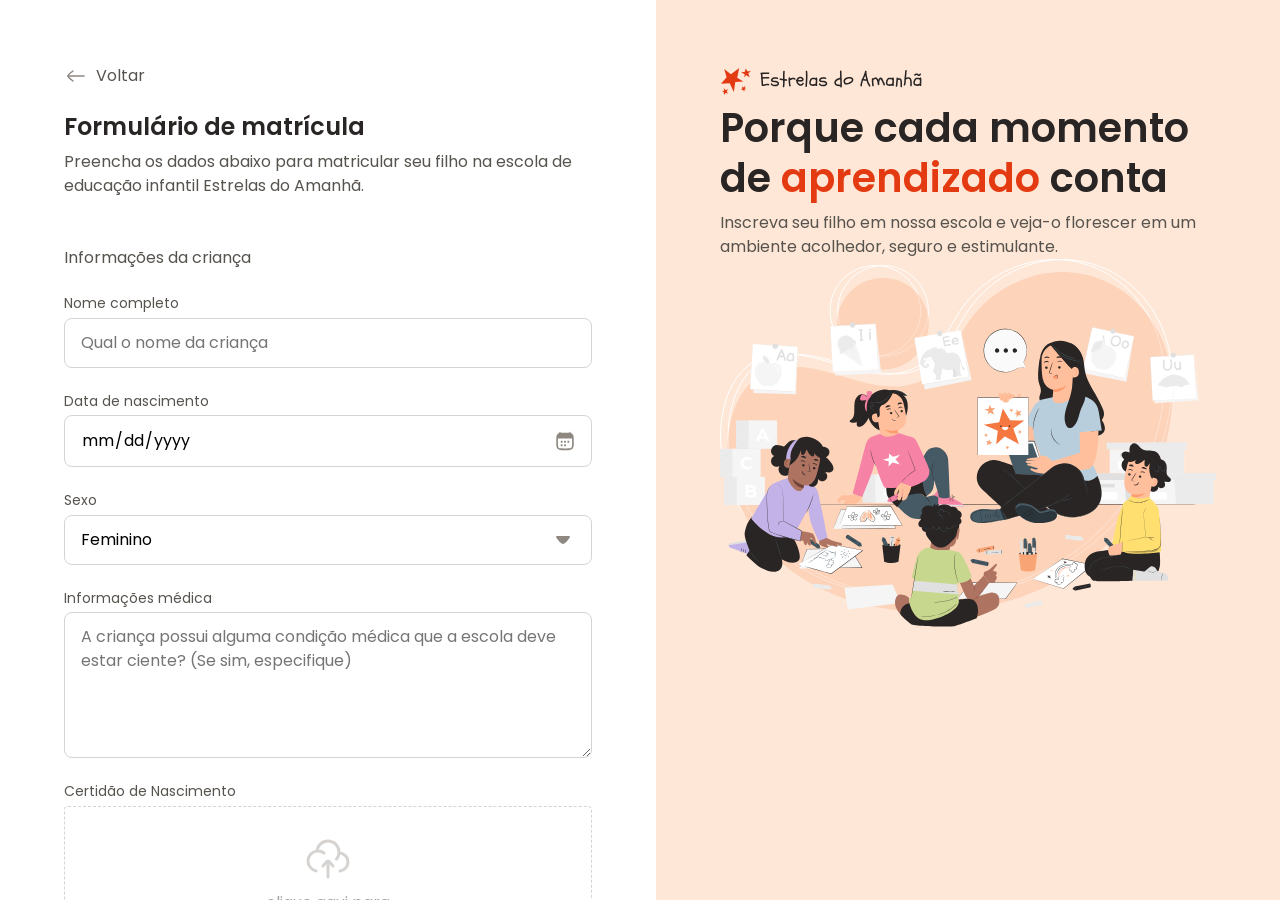
<file: index.html>
<!DOCTYPE html>
<html lang="pt-br">

<head>

    <link rel="preconnect" href="https://fonts.googleapis.com">
    <link rel="preconnect" href="https://fonts.gstatic.com" crossorigin>
    <meta charset="UTF-8">
    <meta name="viewport" content="width=device-width, initial-scale=1.0">

    <title>Estrelas do Amanhã</title>

    <link rel="stylesheet" href="./styles/index.css">
    <link href="https://fonts.googleapis.com/css2?family=Poppins:wght@100;400&display=swap" rel="stylesheet">

</head>

<body>
    <div id="app">
        <main>
            <div class="main-container">
                <div class="back">
                    <img src="assets/icons/arrow-left-02.svg" alt="Ícone de voltar">
                    <span>Voltar</span>
                </div>

                <h1>Formulário de matrícula</h1>
                <p>Preencha os dados abaixo para matricular seu filho na escola de educação infantil Estrelas do Amanhã.</p>

                <form method="post" enctype="multipart/form-data">
                    <fieldset class="child-info">
                        <legend>Informações da criança</legend>

                        <div class="input-wrapper">
                            <label for="fullname">Nome completo</label>
                            <input id="fullname" name="fullname" type="text" 
                            placeholder="Qual o nome da criança">
                        </div>

                        <div class="input-wrapper">
                            <label for="birth">Data de nascimento</label>
                            <input type="date" id="birth" name="birth">
                        </div>

                        <div class="select-wrapper">
                            <label for="gender">Sexo</label>
                            <select name="gender" id="gender">
                                <option value="female">Feminino</option>
                                <option value="male">Masculino</option>
                                <option value="na">Prefiro não responder</option>
                            </select>
                        </div>

                        <div class="textarea-wrapper">
                            <label for="medical-info">Informações médica</label>
                            <textarea name="medical-info" id="medical-info"
                                cols="30"  rows="5"
                                placeholder="A criança possui alguma condição médica que a escola deve estar ciente? (Se sim, especifique)"
                            ></textarea>
                        </div>

                        <div class="droparea-wrapper">

                            <label for="birth-file">Certidão de Nascimento</label>

                            <div class="dropzone">
                                <input type="file" id="birth-file" name="birth-file">
                                
                                <svg width="48" height="48" viewBox="0 0 48 48" fill="none" xmlns="http://www.w3.org/2000/svg">
                                    <path d="M34.9552 18.0221C34.97 18.022 34.985 18.022 35 18.022C39.9706 18.022 44 22.0588 44 27.0386C44 31.6796 40.5 35.5016 36 36M34.9552 18.0221C34.9848 17.6921 35 17.3579 35 17.0202C35 10.9339 30.0752 6 24 6C18.2465 6 13.5247 10.4253 13.0408 16.0638M34.9552 18.0221C34.7506 20.2952 33.8572 22.3692 32.4856 24.033M13.0408 16.0638C7.96796 16.5475 4 20.8278 4 26.0366C4 30.8834 7.43552 34.9264 12 35.8546M13.0408 16.0638C13.3565 16.0337 13.6765 16.0183 14 16.0183C16.2516 16.0183 18.3295 16.7639 20.001 18.022" stroke="#D6D3D1" stroke-width="3" stroke-linecap="round" stroke-linejoin="round"/>
                                    <path d="M24 26V42M24 26C22.5996 26 19.9831 29.9886 19 31M24 26C25.4004 26 28.017 29.9886 29 31" stroke="#D6D3D1" stroke-width="3" stroke-linecap="round" stroke-linejoin="round"/>
                                    </svg>
                                    
                                <p>
                                    clique aqui para <br>
                                    selecionar os arquivos
                                </p>
                            </div>
                        </div>

                    </fieldset>

                    <fieldset class="address">
                        <legend>Endereço residencial</legend>

                        <div class="input-wrapper">
                            <label for="cep">CEP</label>
                            <input type="text" id="cep" name="cep">
                        </div>

                        <div class="flex">
                            <div class="input-wrapper flex-2">
                                <label for="street">Rua</label>
                                <input type="text" id="street name="street
                                    value="Rua das Flores" disabled
                                >
                            </div>

                            <div class="input-wrapper flex-1">
                                <label for=number>Número</label>
                                <input type="number" id=number name="number">
                            </div>
                        </div>

                        <div class="flex">
                            <div class="input-wrapper flex-2">
                                <label for="city">Cidade</label>
                                <input type="text" id="city" name="city"
                                    value="São Paulo" disabled
                                >
                            </div>

                            <div class="input-wrapper flex-1">
                                <label for="state">Estado</label>
                                <input type="text" id="state" name="state" 
                                    value="SP" disabled
                                >
                            </div>
                        </div>
                    </fieldset>

                    <fieldset class="gardian">
                        <legend>Ifomações do responsável</legend>

                        <div class="input-wrapper">
                            <label for="gardian">Nome do responsável</label>
                            <input type="text" id="gardian" name="gardian">
                            <small>Principal responsável legal e contato de emergência</small>
                        </div>

                        <div class="input-wrapper">
                            <label for="phone">Telefone</label>
                            <input type="tel" id="phone" name="phone" placeholder="(10) 9 8765-4321">

                            <div class="input-wrapper">
                                <label for="mail">Email</label>
                                <input type="email" name="mail" id="mail" required>
                                <div class="error">
                                    <img src="assets/icons/alert-circle.svg" alt="">
                                    <span>Insira um e-mail válido</span>
                                </div>
                            </div>
                        </div>
                    </fieldset>

                    <fieldset class="enroll-options">
                        <legend>Opções de matrícula</legend>

                        <div class="input-wrapper">
                            <label>Selecione o turno de estudos</label>

                            <div class="radio-wrapper">
                                <div class="radio-inner">
                                    <div class="radio-image"></div>
                                    <input type="radio" name="study-shift" value="morning" id="morning">
                                    <img src="assets/icons/sun-cloud-02.svg" alt="ícone de sol com nuvem">
                                    <label for="morning">Manhã</label>
                                </div>

                                <div class="radio-inner">
                                    <div class="radio-image"></div>
                                    <input type="radio" name="study-shift" value="evening" id="evening">
                                    <img src="assets/icons/sun-02.svg" alt="ícone de sol">
                                    <label for="evening">Tarde</label>
                                </div>
                            </div>
                        </div>

                        <div class="input-wrapper">
                            <label>Em qual esporte você gostaria de inscrever seu filho?</label>

                            <div class="radio-wrapper">
                                <div class="radio-inner">
                                    <div class="radio-image"></div>
                                    <input type="radio" name="sport" id="football">
                                    <img src="assets/icons/football.svg" alt="ícone de futebol">
                                    <label for="football">futebol</label>
                                </div>

                                <div class="radio-inner">
                                    <div class="radio-image"></div>
                                    <input type="radio" name="sport" id="basketball">
                                    <img src="assets/icons/basketball-02.svg" alt="ícone de basketball">
                                    <label for="football">basquete</label>
                                </div>

                                <div class="radio-inner">
                                    <div class="radio-image"></div>
                                    <input type="radio" name="sport" id="natação">
                                    <img src="assets/icons/swimming.svg" alt="ícone de natação">
                                    <label for="swimming">natação</label>

                                </div>

                                <div class="radio-inner">
                                    <div class="radio-image"></div>
                                    <input type="radio" name="sport" id="yoga">
                                    <img src="assets/icons/yoga-02.svg" alt="ícone de yoga">
                                    <label for="yoga">yoga</label>

                                </div>

                                <div class="radio-inner">
                                    <div class="radio-image"></div>
                                    <input type="radio" name="sport" id="volley">
                                    <img src="assets/icons/volleyball.svg" alt="ícone de volley">
                                    <label for="volleyball">volley</label>
                                </div>

                                <div class="radio-inner">
                                    <div class="radio-image"></div>
                                    <input type="radio" name="sport" id="boxing">
                                    <img src="assets/icons/boxing-glove-01.svg" alt="ícone de boxing">
                                    <label for="boxing">boxe</label>
                                </div>
                            </div>
                        </div>
                    </fieldset>

                    <div class="terms-wrapper input-wrapper checkbox-wrapper">
                        <div class="checkbox-image"></div>
                        <input type="checkbox" name="terms" id="terms">
                        <label for="terms">
                            Declaro que li e concordo com os <strong>Termos e Condições</strong> e com a <strong>Política de Privacidade</strong> da escola Estrela do Amanhã. 
                        </label>
                    </div>  
                    
                    <div class="actions-wrapper">
                        <button class="btn-secondary" type="button">
                            Salvar respostas
                        </button>

                        <button class="btn-primary" type="submit">
                            Fazer matrícula
                        </button>
                    </div>
                </form>
            </div>
        </main>

        <aside>
            <div class="aside-conainer">
                <header>                     <!-- header>img+h2+p  -->              
                    <img src="assets/logo.svg" alt="Logo estrelas do amanhã">
                    <h2>
                        Porque cada momento de 
                        <span>
                            aprendizado
                        </span>
                        conta
                    </h2>
                    <p>
                        Inscreva seu filho em nossa escola e veja-o florescer em um ambiente acolhedor, seguro e estimulante.
                    </p>
                </header>
                
                <img src="assets/Illustration.svg" alt="Ilustração de uma professora lecionando">
            </div>
        </aside>
    </div>
</body>
</html>
</file>
<file: styles/index.css>
@import url(global.css);
@import url(layout.css);
@import url(form.css);
</file>
